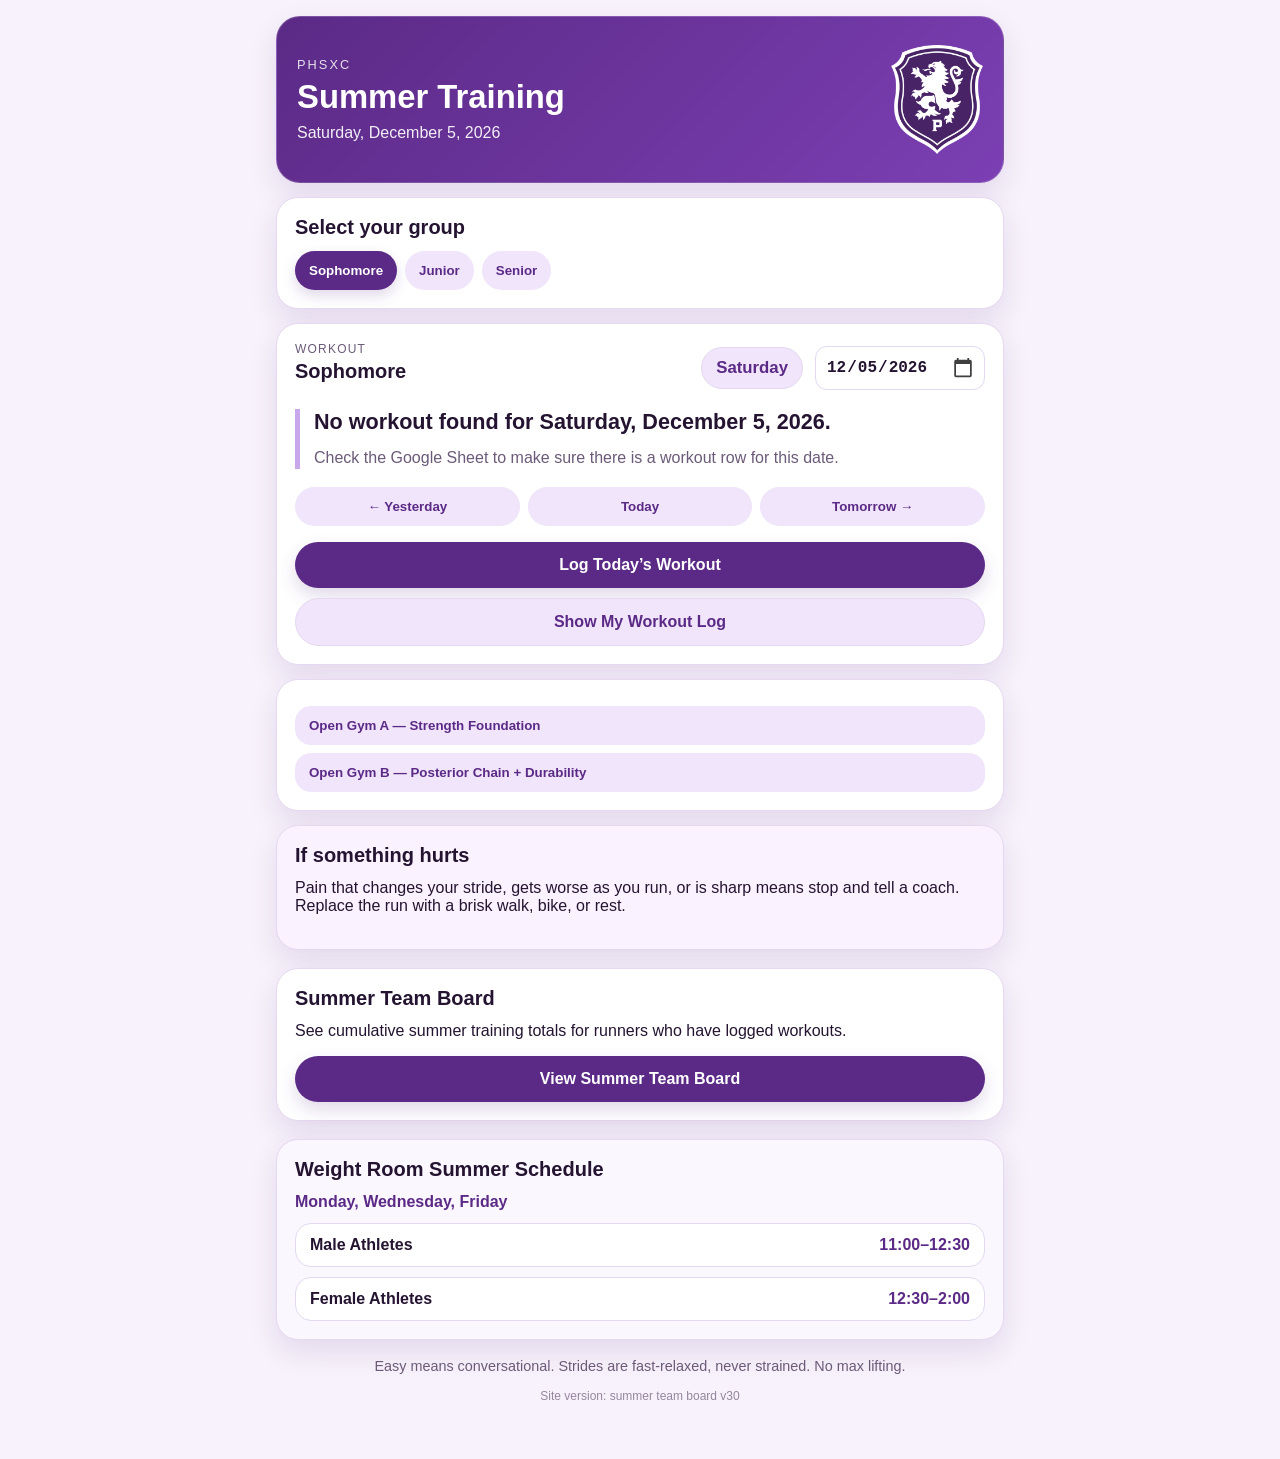
<file: index.html>
<!DOCTYPE html>
<html lang="en">
<head>
  <meta charset="utf-8" />
  <meta name="viewport" content="width=device-width, initial-scale=1" />
  <title>PHSXC Summer Training</title>
  <meta name="description" content="Piedmont High School Cross Country summer training app" />
  <meta name="theme-color" content="#123c69" />
  <link rel="manifest" href="manifest.webmanifest" />
  <link rel="stylesheet" href="styles.css?v=26" />
  <link rel="stylesheet" href="logo.css?v=30" />
</head>
<body>
  <main class="app">
    <header class="hero hero-with-logo">
      <div class="hero-text">
        <p class="eyebrow">PHSXC</p>
        <h1>Summer Training</h1>
        <p id="todayLabel" class="date-label">Loading today’s workout…</p>
      </div>

      <img class="hero-logo" src="assets/PHS-logo.png" alt="Piedmont High School logo" />
    </header>

    <section class="card">
      <h2>Select your group</h2>
      <div class="button-row" role="group" aria-label="Select training group">
        <button class="group-btn active" data-group="Sophomore">Sophomore</button>
        <button class="group-btn" data-group="Junior">Junior</button>
        <button class="group-btn" data-group="Senior">Senior</button>
      </div>
    </section>
    <section class="card workout-card">
      <div class="workout-head">
        <div>
          <p class="label">Workout</p>
          <h2 id="groupTitle">Sophomore</h2>
        </div>
        <div class="date-control">
          <span id="weekdayLabel" class="weekday-label">Monday</span>
          <input id="datePicker" type="date" aria-label="Choose date" />
        </div>
      </div>

      <div id="workoutBody" class="workout-body"></div>

      <div class="nav-row">
        <button id="prevDay">← Yesterday</button>
        <button id="todayBtn">Today</button>
        <button id="nextDay">Tomorrow →</button>
      </div>

      <a id="logWorkoutLink" class="primary-action" href="log.html">Log Today’s Workout</a>
      <a id="showMyLogLink" class="secondary-page-action" href="my-log.html">Show My Workout Log</a>
    </section>
    <section class="card">
      <button class="accordion">Open Gym A — Strength Foundation</button>
      <div class="panel">
        <h3>Sophomores</h3>
        <ul>
          <li>Goblet squat — 2–3 x 8</li>
          <li>Bulgarian split squat — 2 x 6 each leg</li>
          <li>DB Romanian deadlift — 2–3 x 8</li>
          <li>Push-up or DB bench — 2 x 8–10</li>
          <li>DB row
              <li>Pull-up / assisted pull-up</li> — 2 x 8 each side</li>
          <li>Calf raise — 2 x 12–15</li>
          <li>Front plank — 2 x 30–45 sec</li>
        </ul>

        <h3>Juniors</h3>
        <ul>
          <li>Goblet squat or front squat — 3 x 6–8</li>
          <li>Bulgarian split squat — 3 x 6 each leg</li>
          <li>Romanian deadlift — 3 x 6–8</li>
          <li>DB bench or push-up — 3 x 8</li>
          <li>1-arm DB row — 3 x 8 each side</li>
          <li>Walking lunge — 2 x 10 total</li>
          <li>Calf raise — 3 x 12–15</li>
        </ul>

        <h3>Seniors</h3>
        <ul>
          <li>Front squat or back squat — 3–4 x 5–6</li>
          <li>Bulgarian split squat — 3 x 6 each leg</li>
          <li>Barbell RDL — 3 x 6</li>
          <li>DB bench or bench press — 3 x 6–8</li>
          <li>Pull-up, assisted pull-up, or DB row — 3 x 6–8</li>
          <li>Calf raise — 3 x 12–15</li>
          <li>Plank — 2–3 sets</li>
        </ul>
      </div>

      <button class="accordion">Open Gym B — Posterior Chain + Durability</button>
      <div class="panel">
        <h3>Sophomores</h3>
        <ul>
          <li>KB deadlift — 3 x 8</li>
          <li>Step-up — 2 x 8 each leg</li>
          <li>Bodyweight or sumo DB squat — 2 x 10</li>
          <li>KB swing — 2 x 10, only if technique is good</li>
          <li>DB military press — 2 x 8</li>
          <li>Glute bridge — 2 x 10–12</li>
          <li>Farmer carry — 2 x 30–40 sec</li>
        </ul>

        <h3>Juniors</h3>
        <ul>
          <li>Trap-bar, barbell, or KB deadlift — 3 x 5–6</li>
          <li>Step-up — 3 x 8 each leg</li>
          <li>KB swing — 3 x 10</li>
          <li>Sumo DB squat — 3 x 8</li>
          <li>DB military press — 3 x 8</li>
          <li>Hip thrust — 3 x 8–10</li>
          <li>Farmer carry — 3 x 30–45 sec</li>
        </ul>

        <h3>Seniors</h3>
        <ul>
          <li>Deadlift or trap-bar deadlift — 3–4 x 4–5</li>
          <li>Glute Bridge — 3 x 6–8</li>
          <li>KB swing — 3 x 12</li>
          <li>Walking or reverse lunge — 3 x 8 each leg</li>
          <li>DB military press — 3 x 6–8</li>
          <li>Single-leg RDL — 2–3 x 6 each leg</li>
          <li>Copenhagen side plank
              <li>Dead bug</li>
              <li>Bird dog</li>, modified — 2 x 15–25 sec each side</li>
        </ul>
      </div>
    </section>

    <section class="card safety">
      <h2>If something hurts</h2>
      <p>Pain that changes your stride, gets worse as you run, or is sharp means stop and tell a coach. Replace the run with a brisk walk, bike, or rest.</p>
    </section>



    <section class="card team-board-card">
      <h2>Summer Team Board</h2>
      <p class="details">See cumulative summer training totals for runners who have logged workouts.</p>
      <a id="teamBoardLink" class="primary-action" href="leaderboard.html">View Summer Team Board</a>
    </section>

    <section class="card weight-room-card" aria-label="Weight room summer schedule">
      <h2>Weight Room Summer Schedule</h2>
      <p class="schedule-days">Monday, Wednesday, Friday</p>
      <div class="schedule-grid">
        <div class="schedule-row">
          <span class="schedule-label">Male Athletes</span>
          <span class="schedule-time">11:00–12:30</span>
        </div>
        <div class="schedule-row">
          <span class="schedule-label">Female Athletes</span>
          <span class="schedule-time">12:30–2:00</span>
        </div>
      </div>
    </section>

    <footer>
      <p>Easy means conversational. Strides are fast-relaxed, never strained. No max lifting.</p>
      <p class="version-note">Site version: summer team board v30</p>

    </footer>
  </main>

  <script src="app.js?v=26"></script>
</body>
</html>
</file>
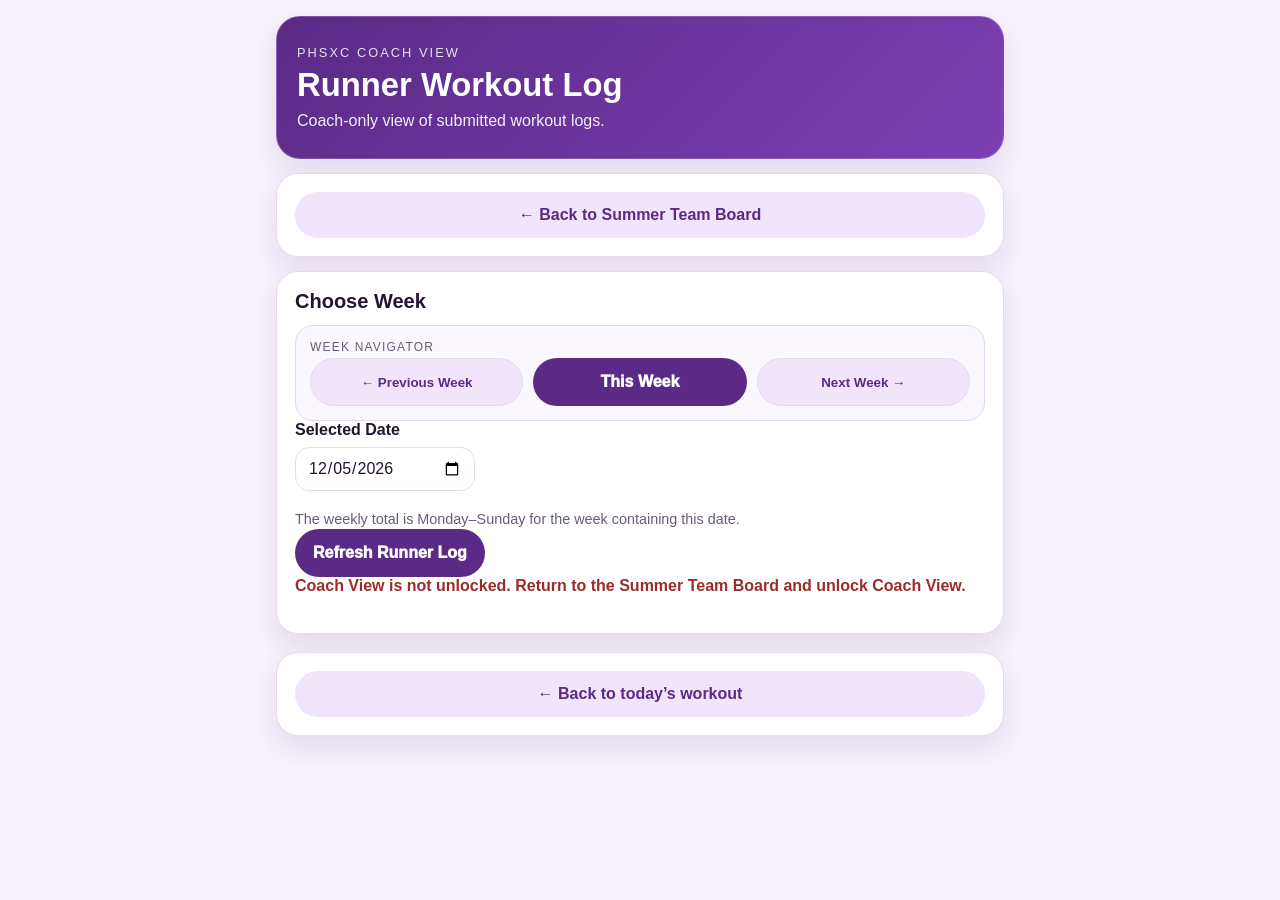
<file: coach-log.html>
<!DOCTYPE html><html lang="en"><head><meta charset="utf-8"/><meta name="viewport" content="width=device-width, initial-scale=1"/><title>PHSXC Coach Runner Log</title><meta name="theme-color" content="#5b2a86"/><link rel="stylesheet" href="styles.css?v=30"/></head><body><main class="app"><header class="hero"><div><p class="eyebrow">PHSXC Coach View</p><h1 id="coachLogTitle">Runner Workout Log</h1><p class="date-label">Coach-only view of submitted workout logs.</p></div></header><section class="card"><a class="back-link" href="leaderboard.html">← Back to Summer Team Board</a></section><section class="card"><h2>Choose Week</h2><div class="week-nav-card"><p class="label">Week Navigator</p><div class="week-nav-buttons"><button id="prevWeekBtn" type="button" class="secondary-action">← Previous Week</button><button id="thisWeekBtn" type="button" class="submit-btn">This Week</button><button id="nextWeekBtn" type="button" class="secondary-action">Next Week →</button></div></div><label class="field"><span>Selected Date</span><input id="selectedDate" type="date"/><p class="help-text">The weekly total is Monday–Sunday for the week containing this date.</p></label><button id="refreshCoachLogBtn" class="submit-btn" type="button">Refresh Runner Log</button><p id="coachLogStatus" class="form-status" role="status"></p></section><section id="coachLogResults" class="card confirmation-card" hidden><h2 id="resultsTitle">Workout Log</h2><p id="resultsSubtitle" class="confirmation-message"></p><div class="summary-grid"><div class="summary-box"><p class="summary-label">Day Total</p><p id="daySummary" class="summary-value"></p></div><div class="summary-box"><p class="summary-label">Weekly Total</p><p id="weekSummary" class="summary-value"></p></div><div class="summary-box"><p class="summary-label">Summer Total</p><p id="summerSummary" class="summary-value"></p></div></div><div class="summary-box strength-summary-box"><p class="summary-label">Strength Summary</p><p id="strengthSummary" class="summary-value"></p></div><h3 id="entriesHeading">Entries This Week</h3><div id="entriesList" class="entries-list"></div></section><section class="card bottom-back-card"><a class="back-link bottom-back-link" href="index.html">← Back to today’s workout</a></section></main><script src="coach-log.js?v=30"></script></body></html>
</file>
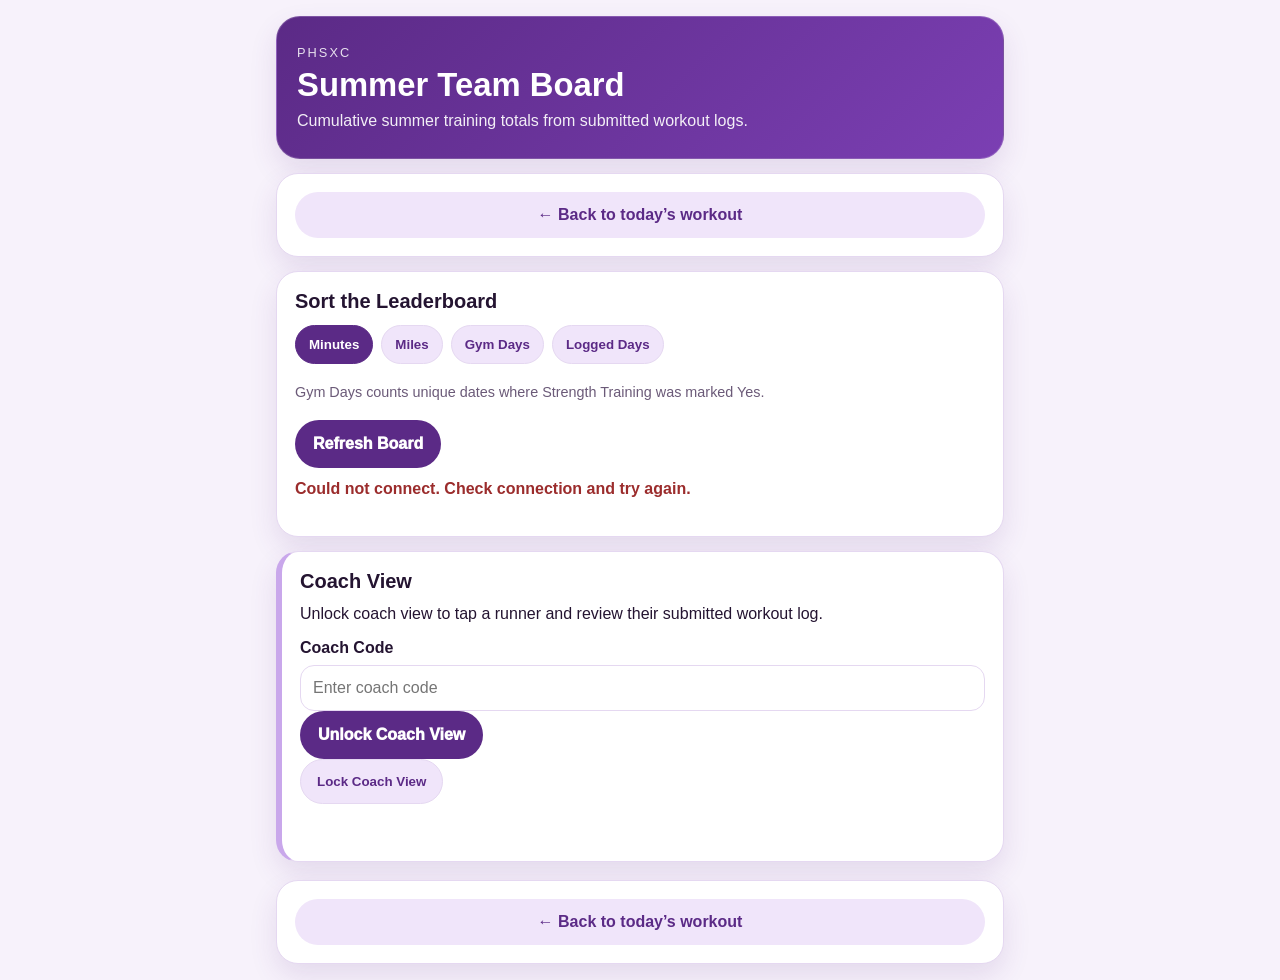
<file: leaderboard.html>
<!DOCTYPE html>
<html lang="en">
<head>
  <meta charset="utf-8" />
  <meta name="viewport" content="width=device-width, initial-scale=1" />
  <title>PHSXC Summer Team Board</title>
  <meta name="description" content="PHSXC summer team training board" />
  <meta name="theme-color" content="#5b2a86" />
  <link rel="stylesheet" href="styles.css?v=30" />
</head>
<body>
  <main class="app">
    <header class="hero">
      <div>
        <p class="eyebrow">PHSXC</p>
        <h1>Summer Team Board</h1>
        <p class="date-label">Cumulative summer training totals from submitted workout logs.</p>
      </div>
    </header>

    <section class="card">
      <a class="back-link" href="index.html">← Back to today’s workout</a>
    </section>

    <section class="card">
      <h2>Sort the Leaderboard</h2>
      <div class="button-row wrap">
        <button type="button" class="choice-btn sort-choice selected" data-sort="minutes">Minutes</button>
        <button type="button" class="choice-btn sort-choice" data-sort="miles">Miles</button>
        <button type="button" class="choice-btn sort-choice" data-sort="gymDays">Gym Days</button>
        <button type="button" class="choice-btn sort-choice" data-sort="loggedDays">Logged Days</button>
      </div>
      <p class="help-text">Gym Days counts unique dates where Strength Training was marked Yes.</p>
      <button id="refreshBoardBtn" class="submit-btn leaderboard-refresh" type="button">Refresh Board</button>
      <p id="leaderboardStatus" class="form-status" role="status"></p>
    </section>


    <section class="card coach-view-card">
      <h2>Coach View</h2>
      <p class="details">Unlock coach view to tap a runner and review their submitted workout log.</p>
      <label class="field">
        <span>Coach Code</span>
        <input id="coachCodeInput" type="password" placeholder="Enter coach code" autocomplete="off" />
      </label>
      <button id="unlockCoachViewBtn" class="submit-btn" type="button">Unlock Coach View</button>
      <button id="lockCoachViewBtn" class="secondary-action" type="button" hidden>Lock Coach View</button>
      <p id="coachViewStatus" class="form-status" role="status"></p>
    </section>

    <section id="leaderboardResults" class="card confirmation-card" hidden>
      <h2>Team Totals</h2>
      <p id="leaderboardSubtitle" class="confirmation-message"></p>

      <div class="summary-grid">
        <div class="summary-box">
          <p class="summary-label">Runners</p>
          <p id="teamRunnersSummary" class="summary-value"></p>
        </div>
        <div class="summary-box">
          <p class="summary-label">Team Minutes</p>
          <p id="teamMinutesSummary" class="summary-value"></p>
        </div>
        <div class="summary-box">
          <p class="summary-label">Team Miles</p>
          <p id="teamMilesSummary" class="summary-value"></p>
        </div>
      </div>

      <div id="leaderboardList" class="leaderboard-list"></div>
    </section>

    <section class="card bottom-back-card">
      <a class="back-link bottom-back-link" href="index.html">← Back to today’s workout</a>
    </section>

  </main>

  <script src="leaderboard.js?v=30"></script>
</body>
</html>
</file>
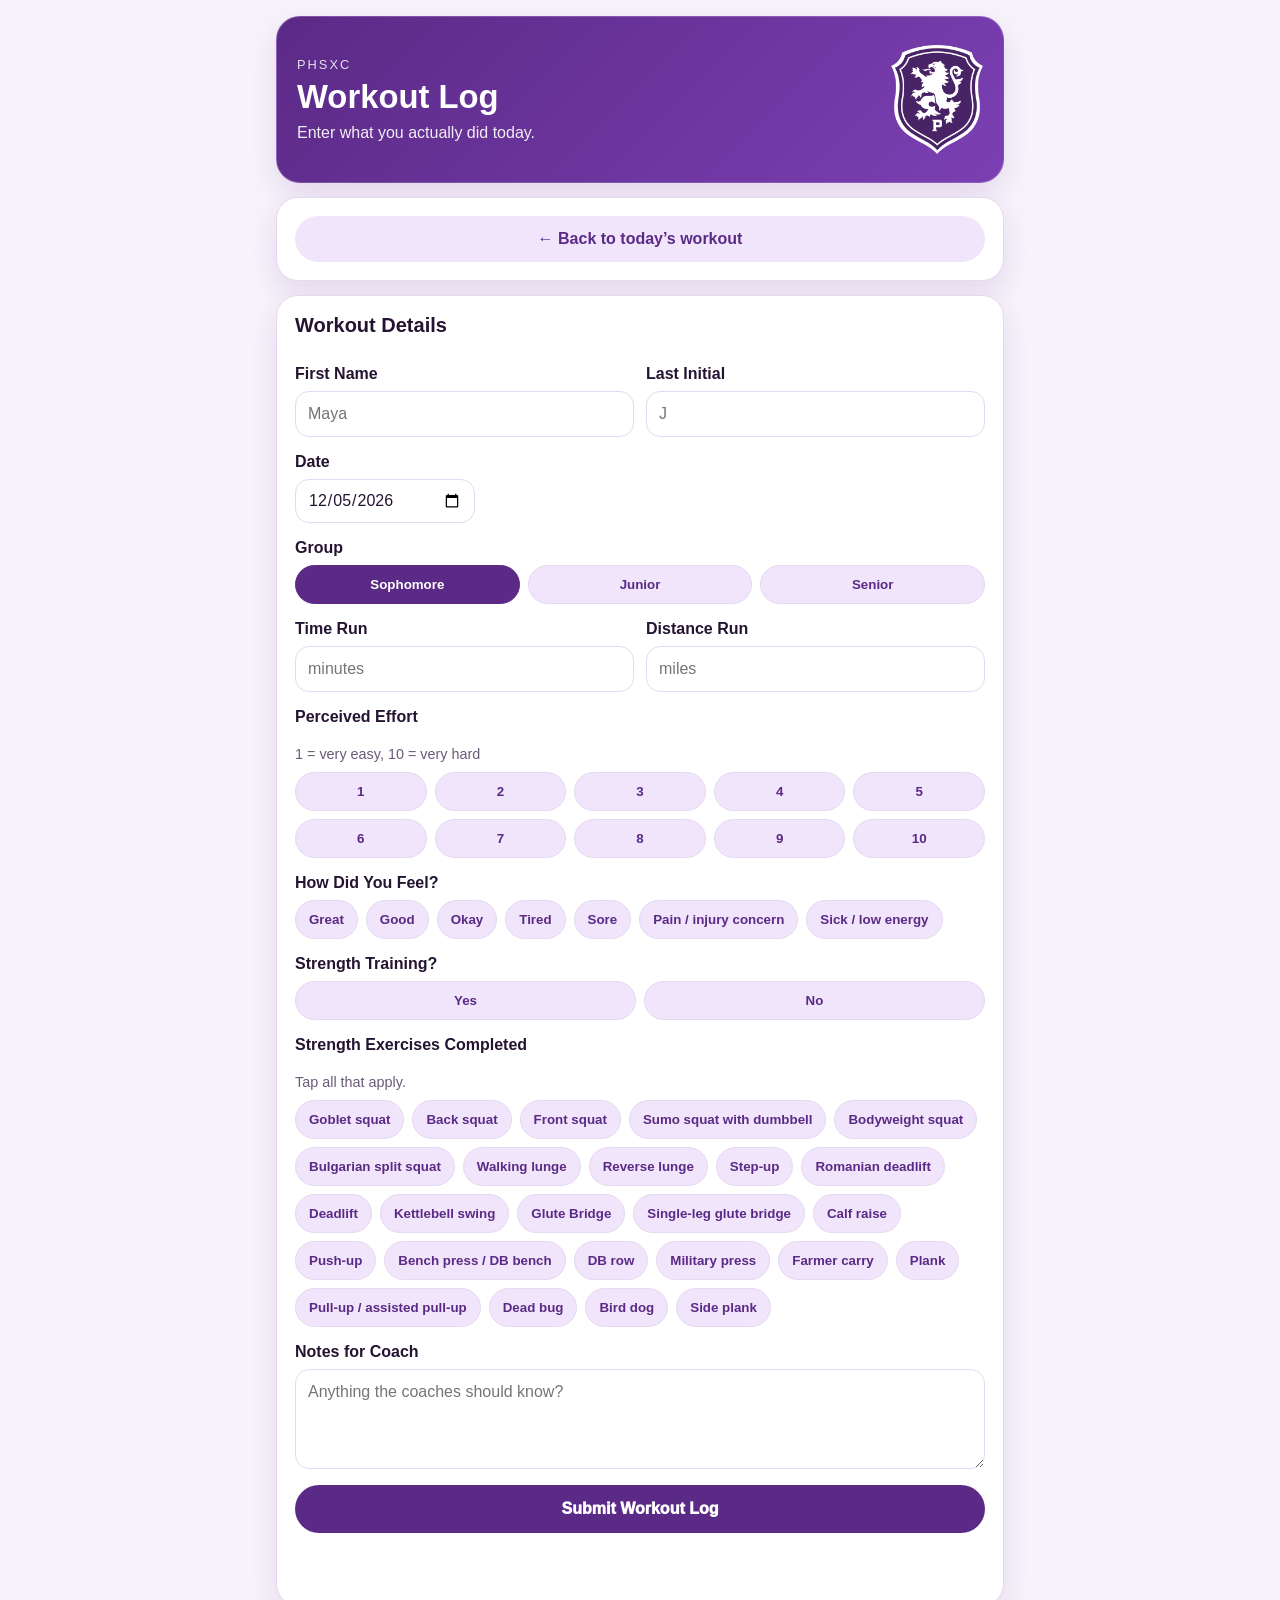
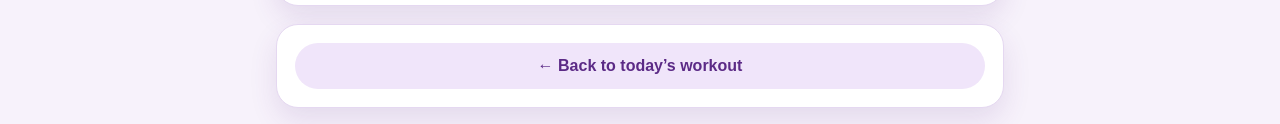
<file: log.html>
<!DOCTYPE html>
<html lang="en">
<head>
  <meta charset="utf-8" />
  <meta name="viewport" content="width=device-width, initial-scale=1" />
  <title>PHSXC Workout Log</title>
  <meta name="description" content="PHSXC athlete workout log" />
  <meta name="theme-color" content="#5b2a86" />
  <link rel="stylesheet" href="styles.css?v=28" />
  <link rel="stylesheet" href="logo.css?v=31" />
</head>
<body>
  <main class="app">
    <header class="hero hero-with-logo">
      <div class="hero-text">
        <p class="eyebrow">PHSXC</p>
        <h1>Workout Log</h1>
        <p class="date-label">Enter what you actually did today.</p>
      </div>

      <img class="hero-logo" src="assets/PHS-logo.png" alt="Piedmont High School logo" />
    </header>

    <section class="card">
      <a class="back-link" href="index.html">← Back to today’s workout</a>
    </section>

    <form id="workoutLogForm" class="card log-form">
      <h2>Workout Details</h2>

      <div class="two-col">
        <label class="field">
          <span>First Name</span>
          <input id="firstName" name="firstName" type="text" autocomplete="given-name" placeholder="Maya" required />
        </label>

        <label class="field">
          <span>Last Initial</span>
          <input id="lastInitial" name="lastInitial" type="text" inputmode="text" maxlength="1" placeholder="J" required />
        </label>
      </div>

      <label class="field">
        <span>Date</span>
        <input id="logDate" name="date" type="date" required />
      </label>

      <div class="field">
        <span>Group</span>
        <div class="button-row segmented">
          <button type="button" class="choice-btn group-choice" data-value="Sophomore">Sophomore</button>
          <button type="button" class="choice-btn group-choice" data-value="Junior">Junior</button>
          <button type="button" class="choice-btn group-choice" data-value="Senior">Senior</button>
        </div>
        <input id="groupValue" name="group" type="hidden" required />
      </div>

      <div id="plannedWorkoutBox" class="planned-box" hidden>
        <p class="label">Planned workout</p>
        <p id="plannedWorkoutText"></p>
      </div>

      <div class="two-col">
        <label class="field">
          <span>Time Run</span>
          <input id="timeRun" name="timeRun" type="number" inputmode="decimal" min="0" step="1" placeholder="minutes" required />
        </label>

        <label class="field">
          <span>Distance Run</span>
          <input id="distanceRun" name="distanceRun" type="number" inputmode="decimal" min="0" step="0.01" placeholder="miles" required />
        </label>
      </div>

      <div class="field">
        <span>Perceived Effort</span>
        <p class="help-text">1 = very easy, 10 = very hard</p>
        <div class="effort-grid" id="effortGrid">
          <button type="button" class="choice-btn effort-choice" data-value="1">1</button>
          <button type="button" class="choice-btn effort-choice" data-value="2">2</button>
          <button type="button" class="choice-btn effort-choice" data-value="3">3</button>
          <button type="button" class="choice-btn effort-choice" data-value="4">4</button>
          <button type="button" class="choice-btn effort-choice" data-value="5">5</button>
          <button type="button" class="choice-btn effort-choice" data-value="6">6</button>
          <button type="button" class="choice-btn effort-choice" data-value="7">7</button>
          <button type="button" class="choice-btn effort-choice" data-value="8">8</button>
          <button type="button" class="choice-btn effort-choice" data-value="9">9</button>
          <button type="button" class="choice-btn effort-choice" data-value="10">10</button>
        </div>
        <input id="effortValue" name="effort" type="hidden" required />
      </div>

      <div class="field">
        <span>How Did You Feel?</span>
        <div class="button-row wrap">
          <button type="button" class="choice-btn feel-choice" data-value="Great">Great</button>
          <button type="button" class="choice-btn feel-choice" data-value="Good">Good</button>
          <button type="button" class="choice-btn feel-choice" data-value="Okay">Okay</button>
          <button type="button" class="choice-btn feel-choice" data-value="Tired">Tired</button>
          <button type="button" class="choice-btn feel-choice" data-value="Sore">Sore</button>
          <button type="button" class="choice-btn feel-choice" data-value="Pain / injury concern">Pain / injury concern</button>
          <button type="button" class="choice-btn feel-choice" data-value="Sick / low energy">Sick / low energy</button>
        </div>
        <input id="feelValue" name="feel" type="hidden" required />
      </div>

      <div class="field">
        <span>Strength Training?</span>
        <div class="button-row segmented">
          <button type="button" class="choice-btn strength-choice" data-value="Yes">Yes</button>
          <button type="button" class="choice-btn strength-choice" data-value="No">No</button>
        </div>
        <input id="strengthValue" name="strength" type="hidden" required />
      </div>

      <div id="exerciseSection" class="field" hidden>
        <span>Strength Exercises Completed</span>
        <p class="help-text">Tap all that apply.</p>
        <div class="exercise-grid">
          <button type="button" class="toggle-btn exercise-choice" data-value="Goblet squat">Goblet squat</button>
          <button type="button" class="toggle-btn exercise-choice" data-value="Back squat">Back squat</button>
          <button type="button" class="toggle-btn exercise-choice" data-value="Front squat">Front squat</button>
          <button type="button" class="toggle-btn exercise-choice" data-value="Sumo squat with dumbbell">Sumo squat with dumbbell</button>
          <button type="button" class="toggle-btn exercise-choice" data-value="Bodyweight squat">Bodyweight squat</button>
          <button type="button" class="toggle-btn exercise-choice" data-value="Bulgarian split squat">Bulgarian split squat</button>
          <button type="button" class="toggle-btn exercise-choice" data-value="Walking lunge">Walking lunge</button>
          <button type="button" class="toggle-btn exercise-choice" data-value="Reverse lunge">Reverse lunge</button>
          <button type="button" class="toggle-btn exercise-choice" data-value="Step-up">Step-up</button>
          <button type="button" class="toggle-btn exercise-choice" data-value="Romanian deadlift">Romanian deadlift</button>
          <button type="button" class="toggle-btn exercise-choice" data-value="Deadlift">Deadlift</button>
          <button type="button" class="toggle-btn exercise-choice" data-value="Kettlebell swing">Kettlebell swing</button>
          <button type="button" class="toggle-btn exercise-choice" data-value="Glute Bridge">Glute Bridge</button>
          <button type="button" class="toggle-btn exercise-choice" data-value="Single-leg glute bridge">Single-leg glute bridge</button>
          <button type="button" class="toggle-btn exercise-choice" data-value="Calf raise">Calf raise</button>
          <button type="button" class="toggle-btn exercise-choice" data-value="Push-up">Push-up</button>
          <button type="button" class="toggle-btn exercise-choice" data-value="Bench press / DB bench">Bench press / DB bench</button>
          <button type="button" class="toggle-btn exercise-choice" data-value="DB row">DB row</button>
          <button type="button" class="toggle-btn exercise-choice" data-value="Military press">Military press</button>
          <button type="button" class="toggle-btn exercise-choice" data-value="Farmer carry">Farmer carry</button>
          <button type="button" class="toggle-btn exercise-choice" data-value="Plank">Plank</button>
          <button type="button" class="toggle-btn exercise-choice" data-value="Pull-up / assisted pull-up">Pull-up / assisted pull-up</button>
          <button type="button" class="toggle-btn exercise-choice" data-value="Dead bug">Dead bug</button>
          <button type="button" class="toggle-btn exercise-choice" data-value="Bird dog">Bird dog</button>
          <button type="button" class="toggle-btn exercise-choice" data-value="Side plank">Side plank</button>
        </div>
      </div>

      <label class="field">
        <span>Notes for Coach</span>
        <textarea id="notes" name="notes" rows="4" placeholder="Anything the coaches should know?"></textarea>
      </label>

      <button id="submitLog" class="submit-btn" type="submit">Submit Workout Log</button>

      <p id="formStatus" class="form-status" role="status"></p>
    </form>

    <section id="duplicateCard" class="card confirmation-card" hidden>
      <h2>Workout Already Logged</h2>
      <p id="duplicateMessage">You already logged a workout for this date.</p>
      <div class="confirmation-actions">
        <button id="addAnotherEntryBtn" class="submit-btn" type="button">Add Another Entry</button>
        <button id="cancelDuplicateBtn" class="secondary-action" type="button">Cancel</button>
      </div>
    </section>

    <section id="confirmationCard" class="card confirmation-card" hidden>
      <h2 id="confirmationTitle">Workout Logged</h2>
      <p id="confirmationMessage" class="confirmation-message"></p>
      <div class="summary-grid">
        <div class="summary-box"><p class="summary-label">Today</p><p id="todaySummary" class="summary-value"></p></div>
        <div class="summary-box"><p class="summary-label">This Week</p><p id="weekSummary" class="summary-value"></p></div>
        <div class="summary-box"><p class="summary-label">Summer Total</p><p id="summerSummary" class="summary-value"></p></div>
      </div>
      <div class="confirmation-actions">
        <a class="primary-action" href="index.html">Back to Today’s Workout</a>
        <button id="logAnotherBtn" class="secondary-action" type="button">Log Another Workout</button>
        <a id="showMyLogAfterSubmit" class="secondary-action" href="my-log.html">Show My Workout Log</a>
      </div>
    </section>


    <section class="card bottom-back-card">
      <a class="back-link bottom-back-link" href="index.html">← Back to today’s workout</a>
    </section>

  </main>

  <script src="log.js?v=28"></script>
</body>
</html>
</file>
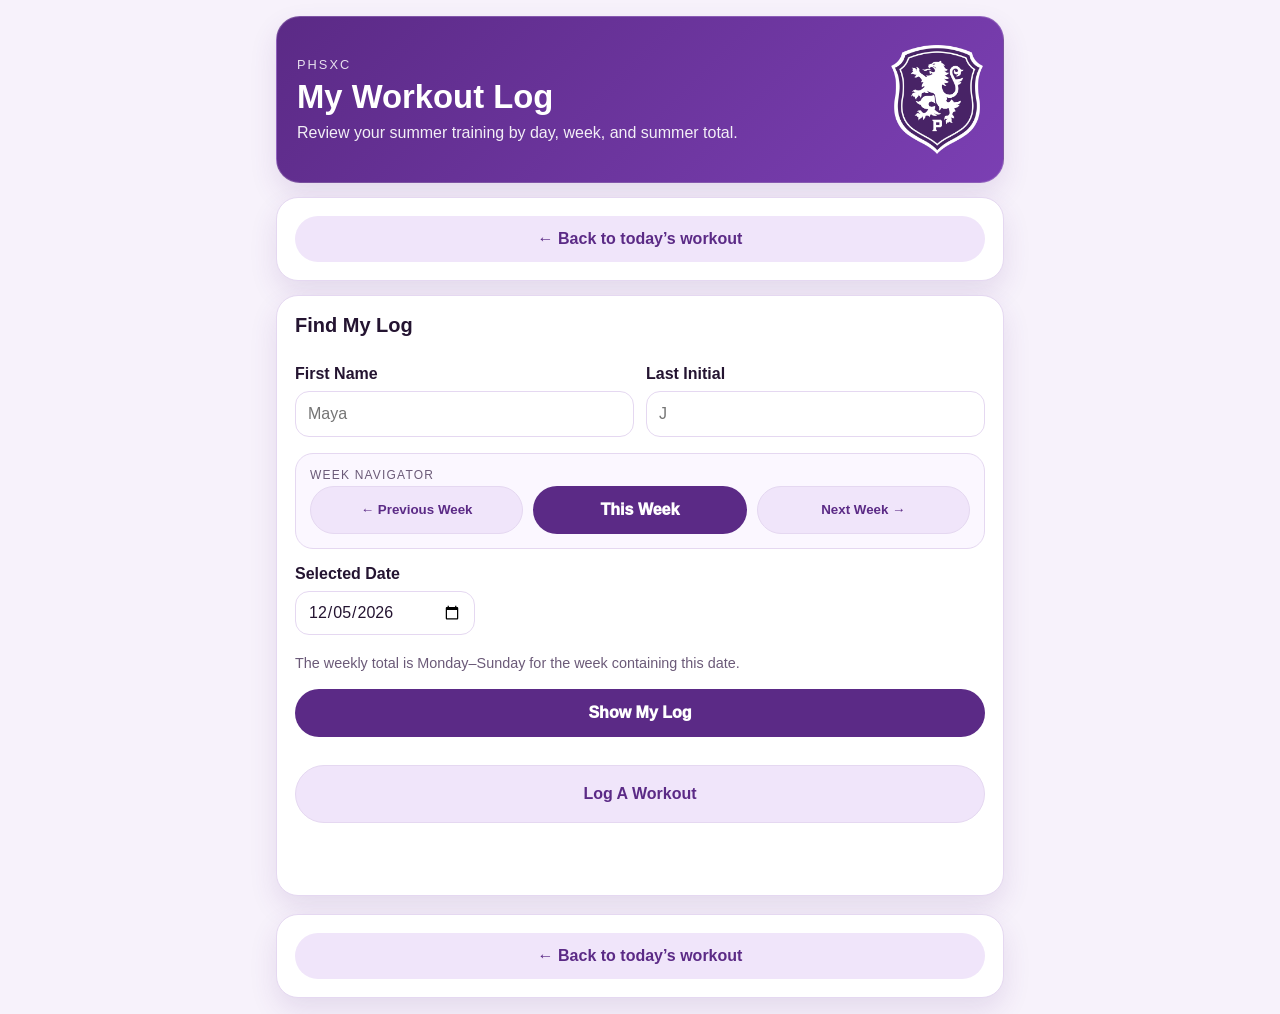
<file: my-log.html>
<!DOCTYPE html>
<html lang="en">
<head>
  <meta charset="utf-8" />
  <meta name="viewport" content="width=device-width, initial-scale=1" />
  <title>PHSXC My Workout Log</title>
  <meta name="description" content="PHSXC athlete workout log history" />
  <meta name="theme-color" content="#5b2a86" />
  <link rel="stylesheet" href="styles.css?v=28" />
  <link rel="stylesheet" href="logo.css?v=31" />
</head>
<body>
  <main class="app">
    <header class="hero hero-with-logo">
      <div class="hero-text">
        <p class="eyebrow">PHSXC</p>
        <h1>My Workout Log</h1>
        <p class="date-label">Review your summer training by day, week, and summer total.</p>
      </div>

      <img class="hero-logo" src="assets/PHS-logo.png" alt="Piedmont High School logo" />
    </header>

    <section class="card">
      <a class="back-link" href="index.html">← Back to today’s workout</a>
    </section>

    <section class="card log-form">
      <h2>Find My Log</h2>

      <div class="two-col">
        <label class="field">
          <span>First Name</span>
          <input id="firstName" type="text" autocomplete="given-name" placeholder="Maya" required />
        </label>

        <label class="field">
          <span>Last Initial</span>
          <input id="lastInitial" type="text" inputmode="text" maxlength="1" placeholder="J" required />
        </label>
      </div>

      <div class="week-nav-card">
        <p class="label">Week Navigator</p>
        <div class="week-nav-buttons">
          <button id="prevWeekBtn" type="button" class="secondary-action">← Previous Week</button>
          <button id="thisWeekBtn" type="button" class="submit-btn">This Week</button>
          <button id="nextWeekBtn" type="button" class="secondary-action">Next Week →</button>
        </div>
      </div>

      <label class="field">
        <span>Selected Date</span>
        <input id="selectedDate" type="date" />
        <p class="help-text">The weekly total is Monday–Sunday for the week containing this date.</p>
      </label>

      <button id="showLogBtn" class="submit-btn" type="button">Show My Log</button>
      <a id="logWorkoutFromMyLogBtn" class="secondary-page-action log-a-workout-action" href="log.html">Log A Workout</a>
<p id="logStatus" class="form-status" role="status"></p>
    </section>

    <section id="logResults" class="card confirmation-card" hidden>
      <h2 id="resultsTitle">Workout Log</h2>
      <p id="resultsSubtitle" class="confirmation-message"></p>

      <div class="summary-grid">
        <div class="summary-box">
          <p class="summary-label">Day Total</p>
          <p id="daySummary" class="summary-value"></p>
        </div>
        <div class="summary-box">
          <p class="summary-label">Weekly Total</p>
          <p id="weekSummary" class="summary-value"></p>
        </div>
        <div class="summary-box">
          <p class="summary-label">Summer Total</p>
          <p id="summerSummary" class="summary-value"></p>
        </div>
      </div>

      <div class="summary-box strength-summary-box">
        <p class="summary-label">Strength Summary</p>
        <p id="strengthSummary" class="summary-value"></p>
      </div>

      <h3 id="entriesHeading">Entries This Week</h3>
      <div id="entriesList" class="entries-list"></div>
    </section>

    <section class="card bottom-back-card">
      <a class="back-link bottom-back-link" href="index.html">← Back to today’s workout</a>
    </section>

  </main>

  <script src="my-log.js?v=28"></script>
</body>
</html>
</file>
<file: styles.css>
:root {
  --bg: #f7f2fb;
  --card: #ffffff;
  --text: #241431;
  --muted: #6b5a78;
  --brand: #5b2a86;
  --brand2: #c9a7eb;
  --border: #e5d8f1;
  --shadow: 0 12px 28px rgba(91, 42, 134, 0.12);
}

* { box-sizing: border-box; }

body {
  margin: 0;
  font-family: -apple-system, BlinkMacSystemFont, "Segoe UI", Roboto, Helvetica, Arial, sans-serif;
  background: var(--bg);
  color: var(--text);
}

.app {
  max-width: 760px;
  margin: 0 auto;
  padding: 16px;
}

.hero {
  background: linear-gradient(135deg, var(--brand), #7b3fb3);
  color: white;
  padding: 28px 20px;
  border-radius: 24px;
  box-shadow: var(--shadow);
}

.eyebrow {
  letter-spacing: 0.16em;
  text-transform: uppercase;
  margin: 0 0 6px;
  font-size: 0.8rem;
  opacity: 0.85;
}

h1, h2, h3, p { margin-top: 0; }

h1 { font-size: 2.05rem; margin-bottom: 8px; }
h2 { font-size: 1.25rem; margin-bottom: 12px; }

.date-label {
  margin: 0;
  opacity: 0.92;
  font-size: 1rem;
}

.card {
  background: var(--card);
  border: 1px solid var(--border);
  border-radius: 22px;
  padding: 18px;
  margin-top: 14px;
  box-shadow: var(--shadow);
}

.button-row, .nav-row {
  display: flex;
  gap: 8px;
  flex-wrap: wrap;
}

button {
  border: 0;
  border-radius: 999px;
  padding: 12px 14px;
  font-weight: 700;
  background: #f0e5fa;
  color: var(--brand);
  cursor: pointer;
}

button:active { transform: scale(0.98); }

.group-btn.active {
  background: var(--brand);
  color: white;
}

.workout-head {
  display: flex;
  justify-content: space-between;
  gap: 12px;
  align-items: flex-start;
  margin-bottom: 14px;
}

.label {
  text-transform: uppercase;
  letter-spacing: 0.1em;
  color: var(--muted);
  font-size: 0.75rem;
  margin-bottom: 4px;
}

input[type="date"] {
  border: 1px solid var(--border);
  border-radius: 12px;
  padding: 10px;
  color: var(--text);
}

.workout-body {
  border-left: 5px solid var(--brand2);
  padding-left: 14px;
}

.workout-body .main {
  font-size: 1.35rem;
  line-height: 1.25;
  font-weight: 800;
  margin-bottom: 10px;
}

.workout-body .details {
  color: var(--muted);
  line-height: 1.45;
}

.nav-row {
  margin-top: 18px;
  justify-content: space-between;
}

.nav-row button {
  flex: 1;
  min-width: 115px;
}

.accordion {
  width: 100%;
  text-align: left;
  margin-top: 8px;
  border-radius: 16px;
  background: #f0e5fa;
}

.panel {
  display: none;
  padding: 12px 4px 4px;
  color: var(--text);
}

.panel.open { display: block; }

.panel ul {
  padding-left: 20px;
  line-height: 1.55;
}

.safety {
  background: #fbf2ff;
  border-color: #d8b7f0;
}

footer {
  color: var(--muted);
  font-size: 0.9rem;
  text-align: center;
  padding: 18px 8px 28px;
}

@media (max-width: 480px) {
  .app { padding: 12px; }
  .hero { border-radius: 20px; }
  h1 { font-size: 1.75rem; }
}


.weight-room-card {
  background: #fbf7ff;
}

.schedule-days {
  font-weight: 800;
  color: var(--brand);
  margin-bottom: 12px;
}

.schedule-grid {
  display: grid;
  gap: 10px;
}

.schedule-row {
  display: flex;
  justify-content: space-between;
  gap: 12px;
  align-items: center;
  padding: 12px 14px;
  border: 1px solid var(--border);
  border-radius: 16px;
  background: white;
}

.schedule-label {
  font-weight: 800;
}

.schedule-time {
  font-weight: 900;
  color: var(--brand);
  white-space: nowrap;
}

@media (max-width: 480px) {
  .schedule-row {
    align-items: flex-start;
    flex-direction: column;
    gap: 4px;
  }
}

.version-note { font-size: 0.75rem; opacity: 0.7; }

/* Purple theme polish */
.hero {
  border: 1px solid rgba(255, 255, 255, 0.18);
}

.group-btn.active,
button.group-btn.active {
  box-shadow: 0 6px 14px rgba(91, 42, 134, 0.18);
}

.workout-body {
  border-left-color: var(--brand2);
}

/* Force purple theme v5 */
.hero {
  background: linear-gradient(135deg, #5b2a86, #7b3fb3);
}

.card {
  border-color: #e5d8f1;
}

button {
  background: #f0e5fa;
  color: #5b2a86;
}

.group-btn.active {
  background: #5b2a86;
  color: #ffffff;
}

.workout-body {
  border-left-color: #c9a7eb;
}


/* Date picker fix v6 */
.workout-head {
  align-items: center;
}

input[type="date"],
#datePicker {
  appearance: auto;
  -webkit-appearance: none;
  width: auto;
  min-width: 150px;
  max-width: 180px;
  height: 44px;
  font-size: 16px;
  line-height: 1.2;
  font-weight: 600;
  border: 1px solid var(--border);
  border-radius: 12px;
  padding: 8px 10px;
  background: #ffffff;
  color: var(--text);
}

#datePicker::-webkit-date-and-time-value {
  text-align: left;
}

#datePicker::-webkit-calendar-picker-indicator {
  opacity: 0.75;
  width: 22px;
  height: 22px;
  padding: 0;
  margin-left: 4px;
}

@media (max-width: 480px) {
  .workout-head {
    flex-direction: row;
    align-items: flex-start;
  }

  .workout-head > div {
    flex: 1;
    min-width: 0;
  }

  input[type="date"],
  #datePicker {
    width: 138px;
    min-width: 138px;
    max-width: 138px;
    height: 42px;
    font-size: 14px;
    padding: 7px 8px;
    border-radius: 12px;
  }

  #datePicker::-webkit-calendar-picker-indicator {
    width: 18px;
    height: 18px;
  }

  .nav-row {
    gap: 8px;
  }

  .nav-row button {
    min-width: 0;
    padding: 11px 8px;
    font-size: 0.95rem;
  }
}

.data-source {
  margin-top: 12px;
  font-size: 0.78rem;
  color: var(--muted);
  opacity: 0.8;
}

/* Date picker fix v7 */
.workout-head { align-items: center; }

input[type="date"],
#datePicker {
  appearance: auto;
  -webkit-appearance: none;
  width: auto;
  min-width: 150px;
  max-width: 180px;
  height: 44px;
  font-size: 16px;
  line-height: 1.2;
  font-weight: 600;
  border: 1px solid var(--border);
  border-radius: 12px;
  padding: 8px 10px;
  background: #ffffff;
  color: var(--text);
}

#datePicker::-webkit-date-and-time-value { text-align: left; }

#datePicker::-webkit-calendar-picker-indicator {
  opacity: 0.75;
  width: 22px;
  height: 22px;
  padding: 0;
  margin-left: 4px;
}

@media (max-width: 480px) {
  .workout-head {
    flex-direction: row;
    align-items: flex-start;
  }

  .workout-head > div {
    flex: 1;
    min-width: 0;
  }

  input[type="date"],
  #datePicker {
    width: 138px;
    min-width: 138px;
    max-width: 138px;
    height: 42px;
    font-size: 14px;
    padding: 7px 8px;
    border-radius: 12px;
  }

  #datePicker::-webkit-calendar-picker-indicator {
    width: 18px;
    height: 18px;
  }
}


/* Workout log v11 */
.primary-action,
.back-link {
  display: block;
  text-align: center;
  text-decoration: none;
  border-radius: 999px;
  padding: 14px 16px;
  font-weight: 900;
}

.primary-action {
  margin-top: 16px;
  background: var(--brand);
  color: white;
  box-shadow: 0 8px 18px rgba(91, 42, 134, 0.18);
}

.back-link {
  background: #f0e5fa;
  color: var(--brand);
}

.log-form {
  display: grid;
  gap: 16px;
}

.field {
  display: grid;
  gap: 8px;
}

.field > span {
  font-weight: 900;
  color: var(--text);
}

.help-text {
  margin: -4px 0 2px;
  color: var(--muted);
  font-size: 0.9rem;
}

.field input,
.field textarea {
  width: 100%;
  border: 1px solid var(--border);
  border-radius: 14px;
  padding: 13px 12px;
  font: inherit;
  color: var(--text);
  background: #ffffff;
}

.field textarea {
  resize: vertical;
}

.two-col {
  display: grid;
  grid-template-columns: 1fr 1fr;
  gap: 12px;
}

.choice-btn,
.toggle-btn {
  border-radius: 999px;
  border: 1px solid var(--border);
  background: #f0e5fa;
  color: var(--brand);
  padding: 11px 13px;
  font-weight: 850;
}

.choice-btn.selected,
.toggle-btn.selected {
  background: var(--brand);
  color: #ffffff;
  border-color: var(--brand);
}

.segmented .choice-btn {
  flex: 1;
}

.wrap {
  flex-wrap: wrap;
}

.effort-grid {
  display: grid;
  grid-template-columns: repeat(5, 1fr);
  gap: 8px;
}

.exercise-grid {
  display: flex;
  flex-wrap: wrap;
  gap: 8px;
}

.planned-box {
  background: #fbf7ff;
  border: 1px solid var(--border);
  border-radius: 18px;
  padding: 14px;
}

.planned-box p:last-child {
  margin-bottom: 0;
  font-weight: 800;
}

.submit-btn {
  background: var(--brand);
  color: white;
  border-radius: 999px;
  padding: 15px 18px;
  font-weight: 950;
  font-size: 1rem;
}

.submit-btn:disabled {
  opacity: 0.6;
}

.form-status {
  min-height: 1.4em;
  font-weight: 800;
  color: var(--muted);
}

.form-status.success {
  color: #276749;
}

.form-status.error {
  color: #9b2c2c;
}

@media (max-width: 480px) {
  .two-col {
    grid-template-columns: 1fr;
  }

  .effort-grid {
    grid-template-columns: repeat(5, 1fr);
  }

  .primary-action {
    padding: 15px 16px;
  }
}

/* v13 bottom schedule spacing */
.weight-room-card { margin-top: 18px; }


/* v14 weekday display beside date picker */
.date-control {
  display: flex;
  align-items: center;
  gap: 12px;
  flex-wrap: nowrap;
}

.weekday-label {
  color: var(--brand);
  font-weight: 900;
  font-size: 1.05rem;
  white-space: nowrap;
  background: #f0e5fa;
  border: 1px solid var(--border);
  border-radius: 999px;
  padding: 10px 14px;
}

@media (max-width: 560px) {
  .date-control {
    align-items: stretch;
    flex-direction: column;
    gap: 8px;
    width: 100%;
  }

  .weekday-label {
    width: 100%;
    text-align: center;
    padding: 9px 12px;
  }
}


/* v15 confirmation + duplicate prompt */
.confirmation-card { border-left: 6px solid var(--brand2); }
.confirmation-message { color: var(--muted); font-size: 1.05rem; }
.summary-grid { display: grid; grid-template-columns: repeat(3, 1fr); gap: 12px; margin: 18px 0; }
.summary-box { background: #fbf7ff; border: 1px solid var(--border); border-radius: 18px; padding: 14px; }
.summary-label { color: var(--muted); font-weight: 900; text-transform: uppercase; letter-spacing: 0.08em; font-size: 0.72rem; margin-bottom: 8px; }
.summary-value { color: var(--text); font-weight: 950; line-height: 1.35; margin-bottom: 0; }
.confirmation-actions { display: grid; grid-template-columns: 1fr 1fr; gap: 10px; }
.secondary-action { display: block; text-align: center; text-decoration: none; border-radius: 999px; padding: 14px 16px; font-weight: 900; background: #f0e5fa; color: var(--brand); border: 1px solid var(--border); }
@media (max-width: 560px) { .summary-grid { grid-template-columns: 1fr; } .confirmation-actions { grid-template-columns: 1fr; } }


/* v18 my workout log */
.secondary-page-action {
  display: block;
  text-align: center;
  text-decoration: none;
  border-radius: 999px;
  padding: 14px 16px;
  font-weight: 900;
  margin-top: 10px;
  background: #f0e5fa;
  color: var(--brand);
  border: 1px solid var(--border);
}

.entries-list {
  display: grid;
  gap: 12px;
  margin-top: 12px;
}

.entry-card {
  background: #fbf7ff;
  border: 1px solid var(--border);
  border-radius: 18px;
  padding: 14px;
}

.entry-card h3 {
  margin-bottom: 8px;
}

.entry-main {
  font-weight: 950;
  font-size: 1.1rem;
  margin-bottom: 6px;
}

.entry-detail {
  color: var(--muted);
  margin-bottom: 4px;
}

.entry-notes {
  margin-top: 8px;
  padding-top: 8px;
  border-top: 1px solid var(--border);
  color: var(--text);
}


/* v19 weekly workout log navigator */
.week-nav-card {
  background: #fbf7ff;
  border: 1px solid var(--border);
  border-radius: 18px;
  padding: 14px;
}

.week-nav-buttons {
  display: grid;
  grid-template-columns: 1fr 1fr 1fr;
  gap: 10px;
}

.strength-summary-box {
  margin: 12px 0 18px;
}

.selected-day-entry {
  border-left: 6px solid var(--brand2);
}

@media (max-width: 560px) {
  .week-nav-buttons {
    grid-template-columns: 1fr;
  }
}

/* v24 button consistency fix */
.confirmation-actions .primary-action,
.confirmation-actions .secondary-action,
.confirmation-actions button.secondary-action {
  width: 100%;
  min-height: 64px;
  display: flex;
  align-items: center;
  justify-content: center;
  font-family: inherit;
  font-size: 1rem;
  line-height: 1.15;
  box-sizing: border-box;
  cursor: pointer;
}

.confirmation-actions button.secondary-action {
  appearance: none;
  -webkit-appearance: none;
}

/* v25 My Log: Log A Workout button */
.log-a-workout-action {
  margin-top: 12px;
  width: 100%;
  min-height: 58px;
  display: flex;
  align-items: center;
  justify-content: center;
}

/* v26 Summer Team Board */
.team-board-card {
  margin-top: 18px;
}

.leaderboard-refresh {
  margin-top: 12px;
}

.leaderboard-list {
  display: grid;
  gap: 12px;
  margin-top: 16px;
}

.leaderboard-row-card {
  display: grid;
  grid-template-columns: auto 1fr auto;
  gap: 14px;
  align-items: center;
  background: #fbf7ff;
  border: 1px solid var(--border);
  border-radius: 18px;
  padding: 14px;
}

.rank-badge {
  width: 42px;
  height: 42px;
  border-radius: 999px;
  display: grid;
  place-items: center;
  background: var(--brand);
  color: white;
  font-weight: 950;
}

.leaderboard-runner h3 {
  margin-bottom: 4px;
}

.leaderboard-runner p {
  color: var(--muted);
  margin-bottom: 0;
}

.leaderboard-stats {
  display: flex;
  gap: 12px;
  text-align: center;
}

.leaderboard-stats div {
  min-width: 64px;
}

.leaderboard-stats strong {
  display: block;
  font-size: 1.15rem;
}

.leaderboard-stats span {
  color: var(--muted);
  font-size: 0.78rem;
  font-weight: 800;
}

@media (max-width: 640px) {
  .leaderboard-row-card {
    grid-template-columns: auto 1fr;
  }

  .leaderboard-stats {
    grid-column: 1 / -1;
    justify-content: space-between;
  }

  .leaderboard-stats div {
    flex: 1;
  }
}

/* v28 bottom back button on secondary pages */
.bottom-back-card {
  margin-top: 18px;
}

.bottom-back-link {
  width: 100%;
}

/* v29 leaderboard sort card spacing */
.sort-choice {
  margin-bottom: 8px;
}

#leaderboardStatus.form-status,
#leaderboardStatus {
  margin-top: 12px;
}

.leaderboard-refresh {
  margin-top: 18px;
}

.card .help-text {
  margin-top: 12px;
}

/* v30 coach view */
.coach-view-card { border-left: 6px solid var(--brand2); }
.coach-clickable { cursor: pointer; transition: transform 0.12s ease, box-shadow 0.12s ease; }
.coach-clickable:active { transform: scale(0.99); }
.coach-clickable:hover { box-shadow: 0 10px 24px rgba(91, 42, 134, 0.12); }
</file>
<file: logo.css>
/* PHS logo on Summer Training main card/header v30 */

.hero-with-logo {
  display: flex;
  align-items: center;
  justify-content: space-between;
  gap: 16px;
}

.hero-text {
  min-width: 0;
}

.hero-logo {
  width: 92px;
  height: auto;
  flex-shrink: 0;
  border-radius: 18px;
}

@media (max-width: 480px) {
  .hero-with-logo {
    align-items: center;
    gap: 12px;
  }

  .hero-logo {
    width: 72px;
  }
}
</file>
